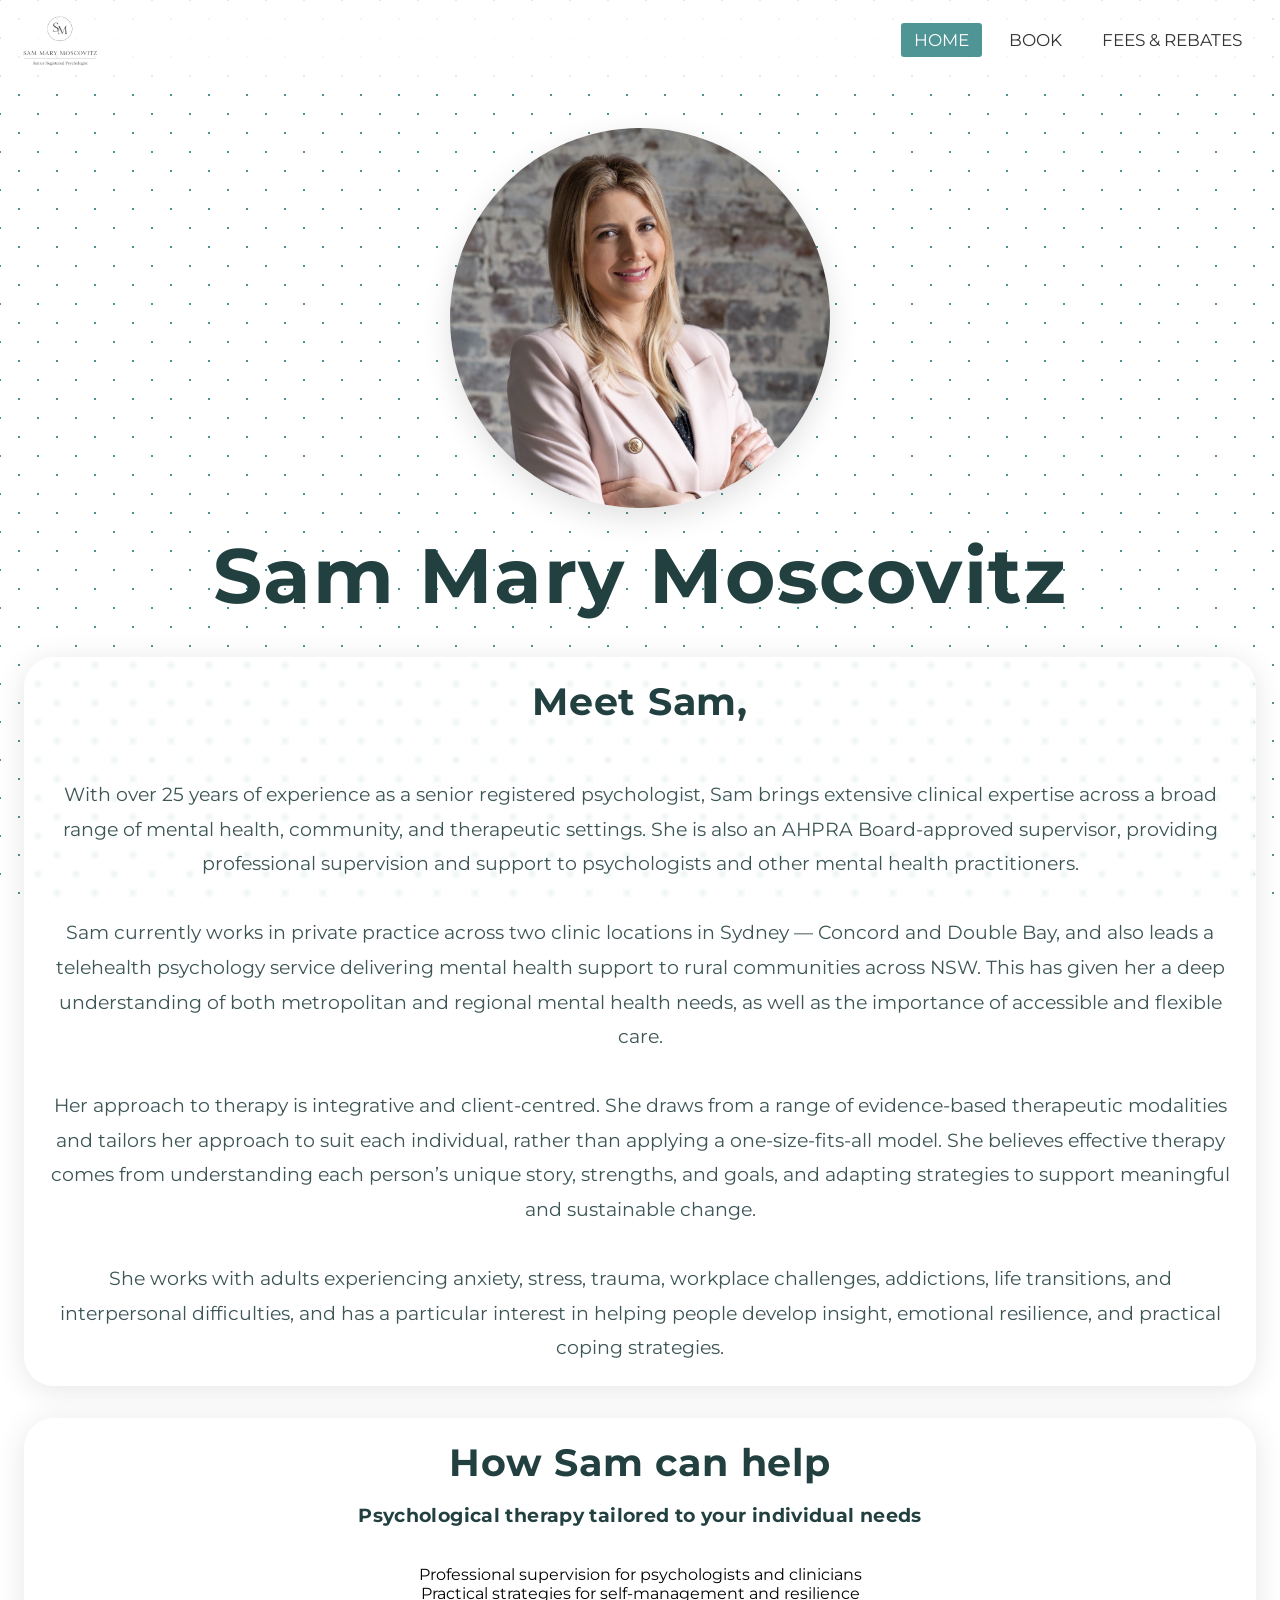
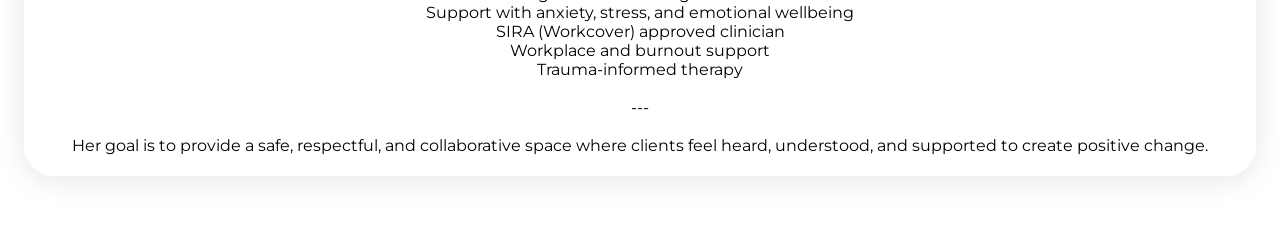
<file: index.html>
<!DOCTYPE html>
<html lang="en" dir="ltr">
<head>
  <meta charset="utf-8">
  <title>MMS | Home</title>
  <meta name="viewport" content="width=device-width, initial-scale=1.0">
  <link rel="stylesheet" href="styles/navigation.css">
  <link rel="stylesheet" href="styles/global.css">
  <link rel="stylesheet" href="styles/home.css">
  <!-- Font Awesome Link for Icons -->
  <link rel="stylesheet" href="https://cdnjs.cloudflare.com/ajax/libs/font-awesome/5.15.3/css/all.min.css" />
  <link rel="icon" href="/media/icons/favicon.png/">
  <link rel="apple-touch-icon" href="/media/icons/favicon.png/">

  <!-- Open Graph (link preview) -->
<meta property="og:title" content="Sam Mary Moscovitz Psychology">
<meta property="og:description" content="Professional psychology services in Sydney. Supporting mental wellbeing with over 25 years of experience.">
<meta property="og:image" content="https://mmspsychology.com/media/metagraph.png">
<meta property="og:url" content="https://mmspsychology.com/">
<meta property="og:type" content="website">

</head>
<body>
  <nav>
    <!-- Checkbox for toggling menu -->
    <input type="checkbox" id="check">
    <!-- Menu icon -->
    <label for="check" class="checkbtn">
      <i class="fas fa-bars"></i>
    </label>
    <!-- Site logo -->
    <a href="#"><img src="media/logo2.png" alt="Logo" class="logo"></a>

    <!-- Navigation links -->
    <ul>
      <li><a class="active" href="#">Home</a></li>
      <li><a href="/book/">Book</a></li>
      <li><a href="/fees&rebates/">Fees & Rebates</a></li>
    </ul>
  </nav>

  <main class="home-hero">
    <div class="hero-content">
      <div class="profile-image-wrapper">
        <img src="media/Sam-Headshot-edit.jpg" alt="Sam Mary Moscovitz" class="profile-image">
      </div>

      <div class="hero-text">
        <h1>Sam Mary Moscovitz</h1>
      </div>

      <section class="info-section">
        <div class="info-card">
          <h2>Meet Sam,</h2>
          <p>
            <p>
              <br>
              With over 25 years of experience as a senior registered psychologist, Sam brings extensive clinical expertise across a broad range of mental health, community, and therapeutic settings. She is also an AHPRA Board-approved supervisor, providing professional supervision and support to psychologists and other mental health practitioners.
              
              <br><br>
              
              Sam currently works in private practice across two clinic locations in Sydney — Concord and Double Bay, and also leads a telehealth psychology service delivering mental health support to rural communities across NSW. This has given her a deep understanding of both metropolitan and regional mental health needs, as well as the importance of accessible and flexible care.
              
              <br><br>
              
              Her approach to therapy is integrative and client-centred. She draws from a range of evidence-based therapeutic modalities and tailors her approach to suit each individual, rather than applying a one-size-fits-all model. She believes effective therapy comes from understanding each person’s unique story, strengths, and goals, and adapting strategies to support meaningful and sustainable change.
              
              <br><br>
              
              She works with adults experiencing anxiety, stress, trauma, workplace challenges, addictions, life transitions, and interpersonal difficulties, and has a particular interest in helping people develop insight, emotional resilience, and practical coping strategies.
              </p>
          </p>
        </div>

        <div class="info-card">
          <h2>How Sam can help</h2>
          <p>
            <p>
              <p>
                <h3>Psychological therapy tailored to your individual needs</h3>
                
                <br><br>
                
                Professional supervision for psychologists and clinicians<br>
                Practical strategies for self-management and resilience<br>
                Support with anxiety, stress, and emotional wellbeing<br>
                SIRA (Workcover) approved clinician<br>
                Workplace and burnout support<br>
                Trauma-informed therapy
                
                <br><br>
                
                ---
                
                <br><br>
                Her goal is to provide a safe, respectful, and collaborative space where clients feel heard, understood, and supported to create positive change.
                </p>
              </p>
          </p>
        </div>
      </section>
    </div>
  </main>
</body>
</html>
</file>
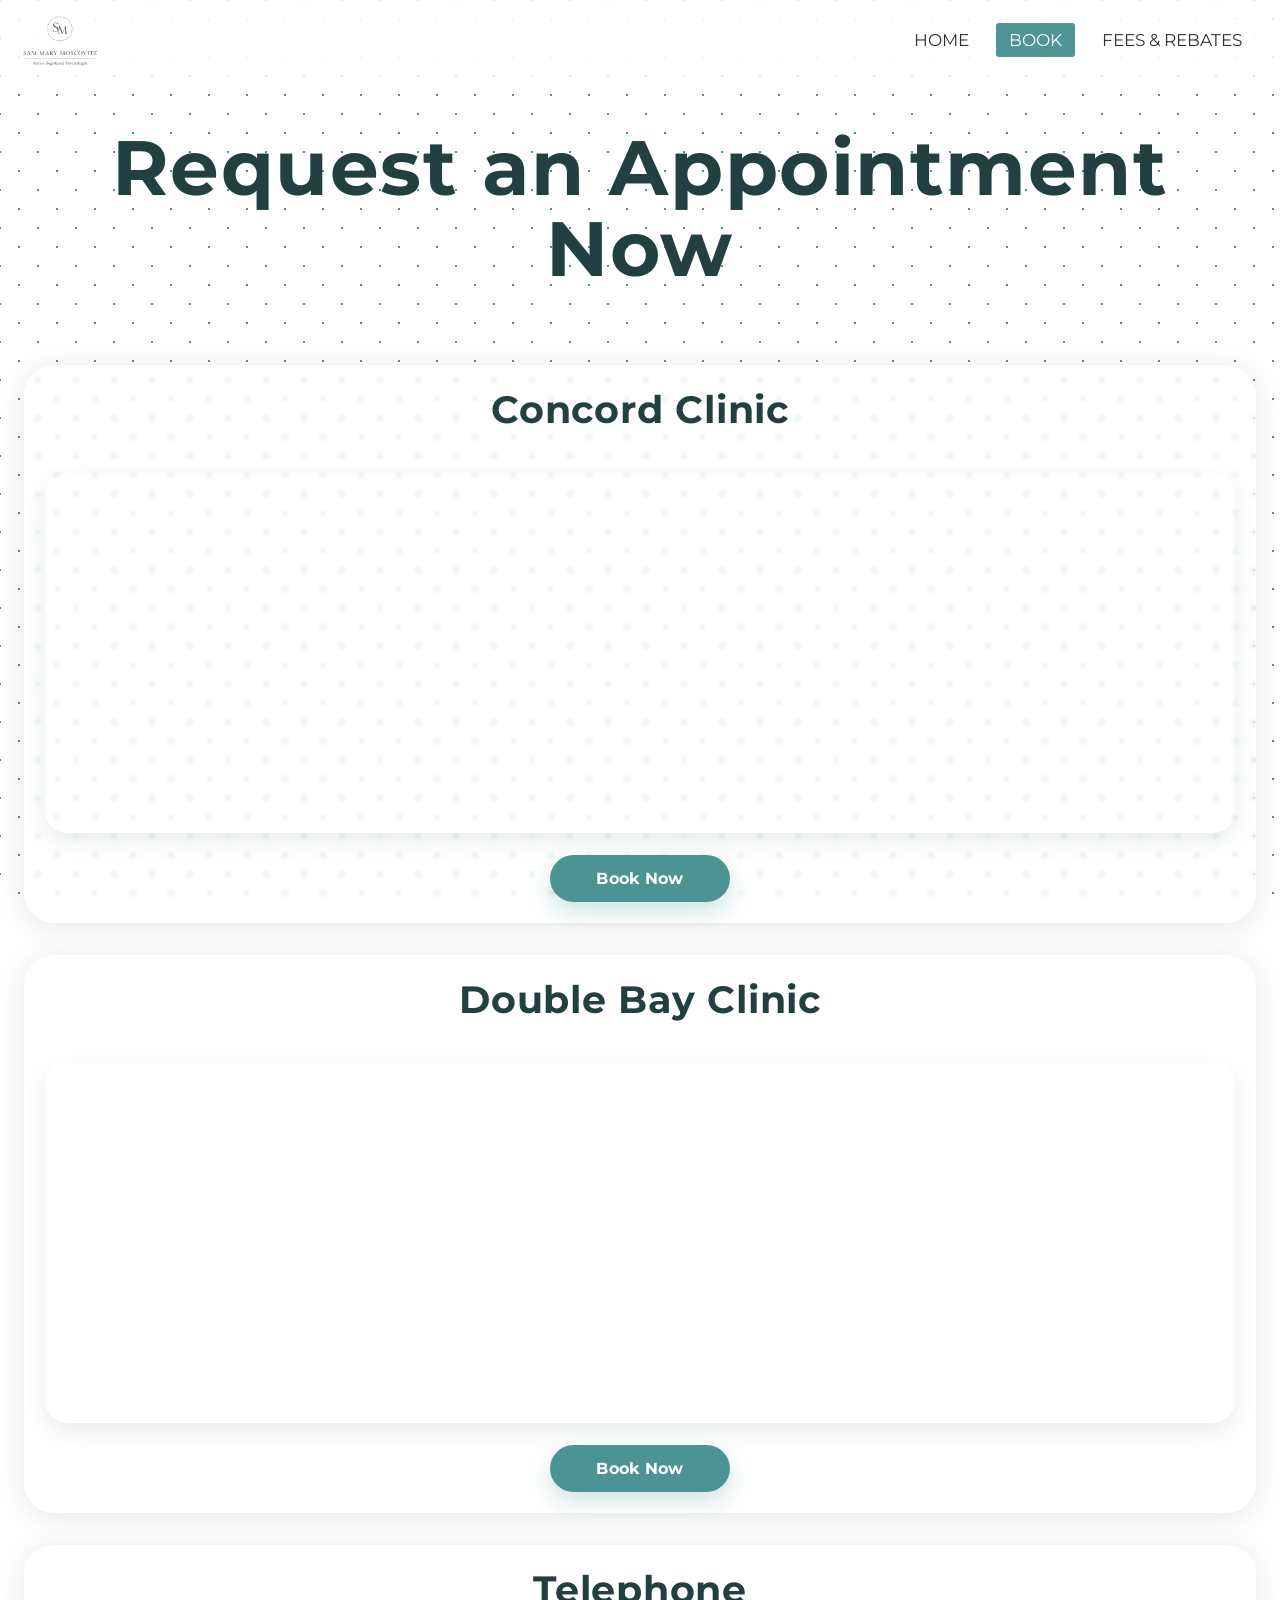
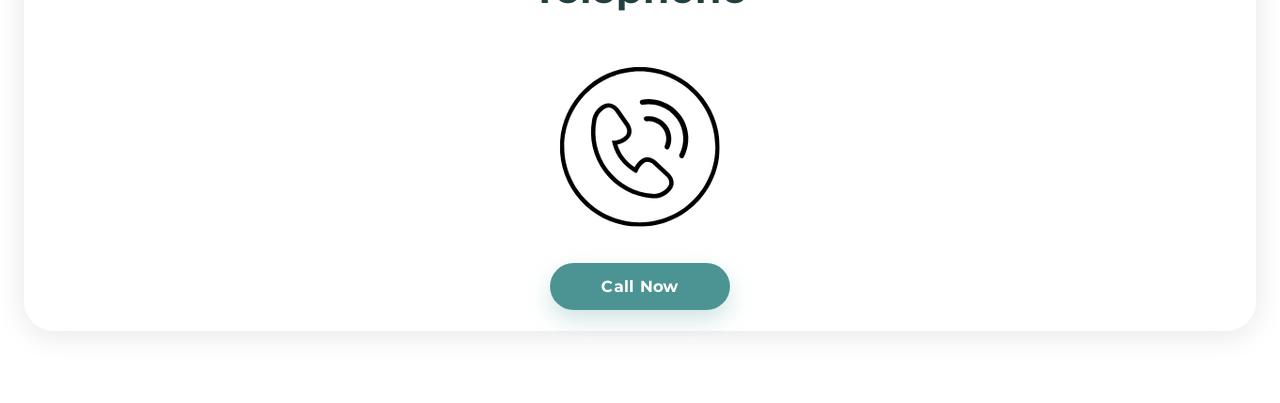
<file: book/index.html>
<!DOCTYPE html>
<html lang="en" dir="ltr">
<head>
  <meta charset="utf-8">
  <title>MMS | Request and Appointment</title>
  <meta name="viewport" content="width=device-width, initial-scale=1.0">
  <link rel="stylesheet" href="../styles/navigation.css">
  <link rel="stylesheet" href="../styles/global.css">
  <link rel="stylesheet" href="../styles/home.css">
  <!-- Font Awesome Link for Icons -->
  <link rel="stylesheet" href="https://cdnjs.cloudflare.com/ajax/libs/font-awesome/5.15.3/css/all.min.css" />
  <link rel="icon" href="/media/icons/favicon.png/">
  <link rel="apple-touch-icon" href="/media/icons/favicon.png/">
</head>
<body>
  <nav>
    <!-- Checkbox for toggling menu -->
    <input type="checkbox" id="check">
    <!-- Menu icon -->
    <label for="check" class="checkbtn">
      <i class="fas fa-bars"></i>
    </label>
    <!-- Site logo -->
    <a href="../"><img src="/media/logo2.png" alt="Logo" class="logo"></a>

    <!-- Navigation links -->
    <ul>
      <li><a href="../">Home</a></li>
      <li><a class="active" href="/book/">Book</a></li>
      <li><a href="/fees&rebates/">Fees & Rebates</a></li>
    </ul>
  </nav>

  <main class="home-hero appointments-page">
    <div class="hero-content">
      <div class="hero-text">
        <h1>Request an Appointment Now</h1>
      </div>

      <section class="info-section appointments-grid">
        <div class="info-card appointment-card">
          <h2>Concord Clinic</h2>
          <div class="map-card">
            <iframe src="https://www.google.com/maps/embed?pb=!1m18!1m12!1m3!1d3313.621101135867!2d151.10480631197953!3d-33.847880773123!2m3!1f0!2f0!3f0!3m2!1i1024!2i768!4f13.1!3m3!1m2!1s0x6b12a53c9d76c6a3%3A0x51e7ccce477073ef!2sMedisport%20Clinic!5e0!3m2!1sen!2sau!4v1773989542118!5m2!1sen!2sau" allowfullscreen="" loading="lazy" referrerpolicy="no-referrer-when-downgrade"></iframe>
          </div>
          <a href="https://www.halaxy.com/book/appointment/sam-mary-moscovitz/location/517951/select-time" target="_blank" class="book-button">Book Now</a>
        </div>

        <div class="info-card appointment-card">
          <h2>Double Bay Clinic</h2>
          <div class="map-card">
            <iframe src="https://www.google.com/maps/embed?pb=!1m18!1m12!1m3!1d828.1292863688795!2d151.24300411697678!3d-33.87633279402467!2m3!1f0!2f0!3f0!3m2!1i1024!2i768!4f13.1!3m3!1m2!1s0x6b12ad9c65c61d47%3A0x3fdc9bd44e706d3d!2sMedisport%20Clinic!5e0!3m2!1sen!2sau!4v1773989658987!5m2!1sen!2sau" allowfullscreen="" loading="lazy" referrerpolicy="no-referrer-when-downgrade"></iframe>
          </div>
          <a href="https://www.halaxy.com/book/appointment/sam-mary-moscovitz/location/1345541/select-time" target="_blank" class="book-button">Book Now</a>
        </div>

        <div class="info-card appointment-card">
          <h2>Telephone</h2>
            <img src="/media/icons/phone_icon.png">
          <a href="tel:+610283553999" class="book-button">Call Now</a>
        </div>
      </section>
    </div>
  </main>
</body>
</html>
</file>
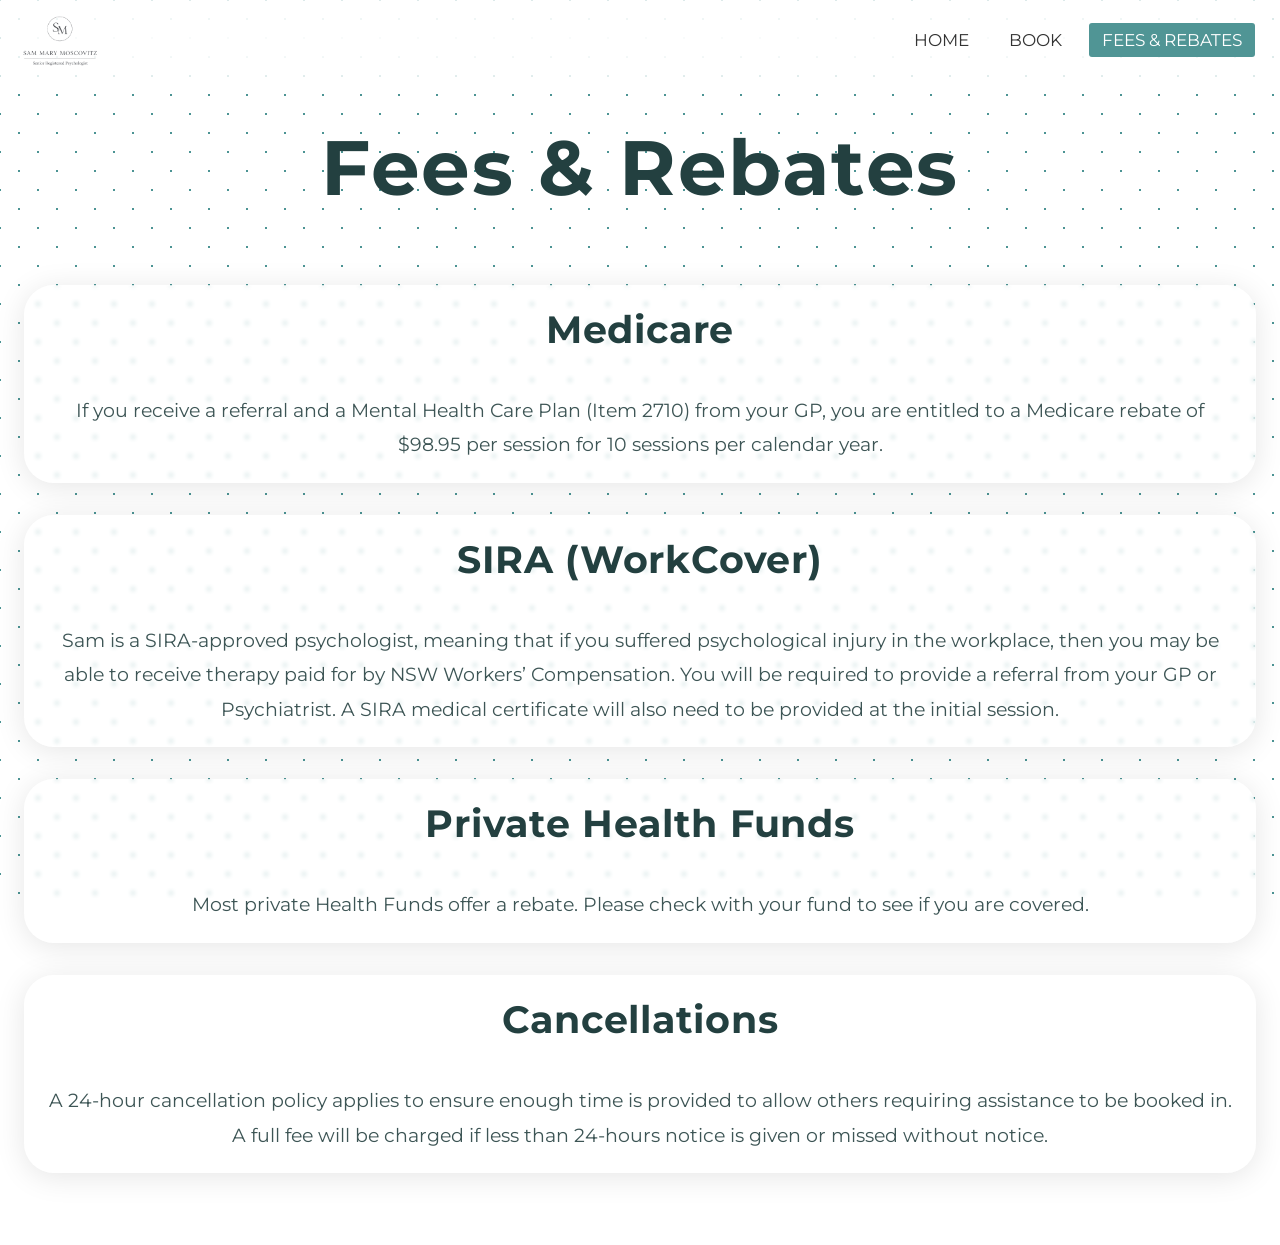
<file: fees&rebates/index.html>
<!DOCTYPE html>
<html lang="en" dir="ltr">
<head>
  <meta charset="utf-8">
  <title>MMS | Fees & Rebates</title>
  <meta name="viewport" content="width=device-width, initial-scale=1.0">
  <link rel="stylesheet" href="../styles/navigation.css">
  <link rel="stylesheet" href="../styles/global.css">
  <link rel="stylesheet" href="../styles/home.css">
  <!-- Font Awesome Link for Icons -->
  <link rel="stylesheet" href="https://cdnjs.cloudflare.com/ajax/libs/font-awesome/5.15.3/css/all.min.css" />
  <link rel="icon" href="/media/icons/favicon.png/">
  <link rel="apple-touch-icon" href="/media/icons/favicon.png/">
</head>
<body>
  <nav>
    <!-- Checkbox for toggling menu -->
    <input type="checkbox" id="check">
    <!-- Menu icon -->
    <label for="check" class="checkbtn">
      <i class="fas fa-bars"></i>
    </label>
    <!-- Site logo -->
    <a href="../"><img src="/media/logo2.png" alt="Logo" class="logo"></a>

    <!-- Navigation links -->
    <ul>
      <li><a href="../">Home</a></li>
      <li><a href="/book/">Book</a></li>
      <li><a class="active" href="/fees&rebates/">Fees & Rebates</a></li>
    </ul>
  </nav>

  <main class="home-hero appointments-page">
    <div class="hero-content">
      <div class="hero-text">
        <h1>Fees & Rebates</h1>
      </div>

      <section class="info-section appointments-grid">
        <div class="info-card appointment-card">
          <h2>Medicare</h2>
            <p>
              If you receive a referral and a Mental Health Care Plan (Item 2710) from your GP, you are entitled to a Medicare rebate of $98.95 per session for 10 sessions per calendar year.
            </p>
        </div>

        <div class="info-card appointment-card">
          <h2>SIRA (WorkCover)</h2>
            <p>
              Sam is a SIRA-approved psychologist, meaning that if you suffered psychological injury in the workplace, then you may be able to receive therapy paid for by NSW Workers’ Compensation. You will be required to provide a referral from your GP or Psychiatrist. A SIRA medical certificate will also need to be provided at the initial session.
            </p>
        </div>

        <div class="info-card appointment-card">
          <h2>Private Health Funds</h2>
            <p>
              Most private Health Funds offer a rebate. Please check with your fund to see if you are covered.
            </p>
        </div>

        <div class="info-card appointment-card">
          <h2>Cancellations</h2>
            <p>
              A 24-hour cancellation policy applies to ensure enough time is provided to allow others requiring assistance to be booked in. A full fee will be charged if less than 24-hours notice is given or missed without notice.
            </p>
        </div>

      </section>
    </div>
  </main>
</body>
</html>
</file>
<file: styles/navigation.css>
@import url('https://fonts.googleapis.com/css2?family=Montserrat:ital,wght@0,100..900;1,100..900&display=swap');

* {
  margin: 0;
  padding: 0;
  box-sizing: border-box;
}

html,
body {
  margin: 0;
  padding: 0;
}

/* ==========================
   Navigation bar
   ========================== */
nav {
  background: #ffffff9e;
  height: 80px;
  width: 100%;
  padding-left: 20px;
  position: sticky;
  top: 0;
  z-index: 1000;
  display: flow-root;
  inset: 0;
  backdrop-filter: blur(25px);
}

/* logo image in navbar */
.logo {
  max-width: 120px;
  height: 80px;
  vertical-align: middle;
}

nav ul {
  float: right;
  margin-right: 20px;
  list-style: none;
}

nav ul li {
  display: inline-block;
  line-height: 80px;
  margin: 0 5px;
}

nav ul li a {
  text-decoration: none;
  color: #333;
  font-size: 17px;
  padding: 7px 13px;
  border-radius: 3px;
  text-transform: uppercase;
  transition: background 0.5s, color 0.5s;
}

/* ONLY apply hover/active styles to the navigation links */
nav ul li a.active,
nav ul li a:hover {
  background: hsl(180, 30%, 45%);
  color: #fff;
}

/* mobile menu icon */
.checkbtn {
  font-size: 22px;
  color: hsl(180, 30%, 45%);
  float: right;
  line-height: 80px;
  margin-right: 30px;
  cursor: pointer;
  display: none;
}

#check {
  display: none;
}

@media (max-width: 1050px) {
  .logo {
    max-width: 80px;
  }

  nav ul li a {
    font-size: 16px;
  }
}

@media (max-width: 890px) {
  .checkbtn {
    display: block;
  }

  nav ul {
    position: fixed;
    width: 100%;
    height: 100vh;
    background: #2c3e50;
    top: 80px;
    left: -100%;
    text-align: center;
    transition: all 0.5s;
    float: none;
    margin-right: 0;
  }

  nav ul li {
    display: block;
    margin: 50px 0;
    line-height: 30px;
  }

  nav ul li a {
    font-size: 20px;
    color: #fff;
  }

  /* Mobile hover/active */
  nav ul li a:hover,
  nav ul li a.active {
    background: none;
    color: hsl(180, 30%, 45%);
  }

  #check:checked ~ ul {
    left: 0;
  }
}
</file>
<file: styles/global.css>
/* Global styles (used across ALL pages) */

html, body {
    margin: 0;
    padding: 0;
    min-height: 100%;
}

body {
    font-family: "Montserrat", sans-serif;
    position: relative;
    background: none;
}

body::before {
    content: "";
    position: fixed;
    inset: 0;
    z-index: -1;
    pointer-events: none;

    background-color: #ffffff;
    background-image:
        radial-gradient(#4c9494 1.2px, transparent 1px),
        radial-gradient(#4c9494 1.2px, #ffffff 1px);
    background-size: 38px 38px;
    background-position: 0 0, 19px 19px;
}

/* Global heading styles */
h1, h2, h3 {
    color: #234040;
    font-weight: 700;
    letter-spacing: 0.02em;
}

/* Global paragraph styles */
p {
    color: #3d5555;
    line-height: 1.8;
}

@media (max-width: 768px) {
    .home-hero {
        padding: 36px 16px 56px;
    }

    .profile-image-wrapper {
        width: min(72vw, 360px);
        margin-bottom: 24px;
    }

    .hero-text h1 {
        font-size: clamp(2rem, 9vw, 3.4rem);
    }

    .info-section {
        gap: 24px;
        margin-top: 32px;
    }

    .info-card {
        padding: 30px 24px;
        border-radius: 24px;
        
    }
}
</file>
<file: styles/home.css>
.home-hero {
    min-height: calc(100vh - 80px);
    display: flex;
    justify-content: center;
    padding: 48px 24px 72px;
    clear: both;
}

.hero-content {
    width: 100%;
    margin: 0 auto;
    display: flex;
    flex-direction: column;
    align-items: center;
    text-align: center;
}

.profile-image-wrapper {
    width: clamp(220px, 30vw, 380px);
    aspect-ratio: 1 / 1;
    border-radius: 50%;
    overflow: hidden;
    box-shadow: 0 10px 30px rgba(0, 0, 0, 0.12);
    margin-bottom: 28px;
    flex-shrink: 0;
}

.profile-image {
    width: 100%;
    height: 100%;
    object-fit: cover;
    display: block;
}

.hero-text {
    width: 100%;
}

.hero-text h1 {
    font-size: clamp(2.6rem, 6vw, 5rem);
    line-height: 1.05;
    margin: 0;
}

.info-section {
    width: 100%;
    display: grid;
    grid-template-columns: 1fr;
    gap: 32px;
    margin-top: 40px;
    align-self: stretch;
}

.info-card {
    /* From https://css.glass */
background: rgba(255, 255, 255, 0.2);
border-radius: 30px;
box-shadow: 0 4px 30px rgba(0, 0, 0, 0.1);
backdrop-filter: blur(2px);
-webkit-backdrop-filter: blur(2px);
border: 1px solid rgba(255, 255, 255, 0.3);
padding: 20px;
}


.info-card h2 {
    font-size: clamp(1.8rem, 3vw, 2.4rem);
    margin: 0 0 18px;
}

.info-card p {
    font-size: clamp(1rem, 1.5vw, 1.2rem);
    margin: 0;
}


.appointments-page .hero-text {
    margin-bottom: 36px;
}

.appointments-grid {
    gap: 32px;
}

.appointment-card {
    display: flex;
    flex-direction: column;
    align-items: center;
    gap: 22px;
}

.map-card {
    width: 100%;
    border-radius: 22px;
    overflow: hidden;
    box-shadow: 0 8px 22px rgba(35, 64, 64, 0.10);
}

.map-card iframe {
    width: 100%;
    height: 360px;
    border: 0;
    display: block;
}

.book-button {
    display: inline-flex;
    align-items: center;
    justify-content: center;
    min-width: 180px;
    padding: 14px 28px;
    border-radius: 999px;
    background: #4c9494;
    color: #ffffff;
    text-decoration: none;
    font-weight: 700;
    letter-spacing: 0.02em;
    transition: transform 0.2s ease, box-shadow 0.2s ease, background 0.2s ease;
    box-shadow: 0 10px 22px rgba(76, 148, 148, 0.25);
}

.book-button:hover {
    background: #3f8080;
    transform: translateY(-2px);
    box-shadow: 0 14px 28px rgba(76, 148, 148, 0.3);
}

@media (max-width: 768px) {
    .appointments-page .hero-text {
        margin-bottom: 28px;
    }

    .map-card iframe {
        height: 300px;
    }

    .book-button {
        width: 100%;
        min-width: 0;
    }
}
</file>
